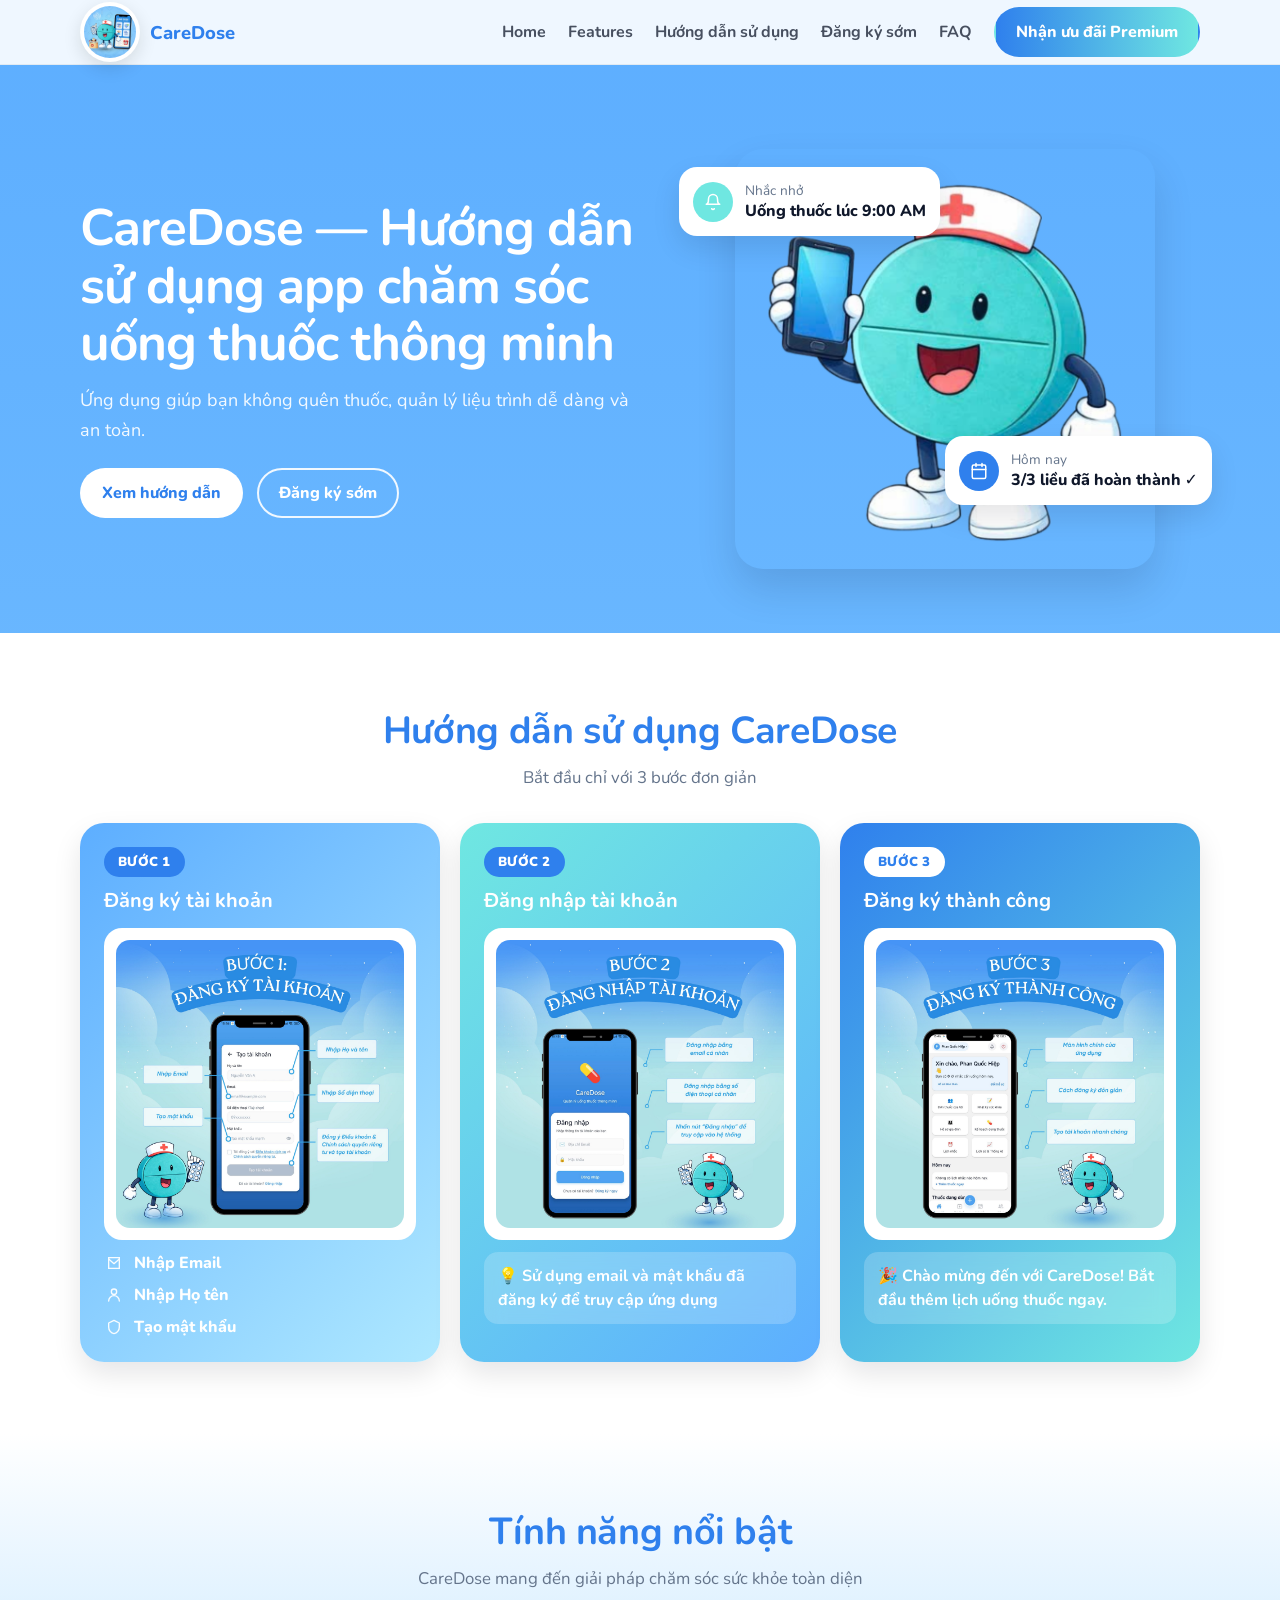
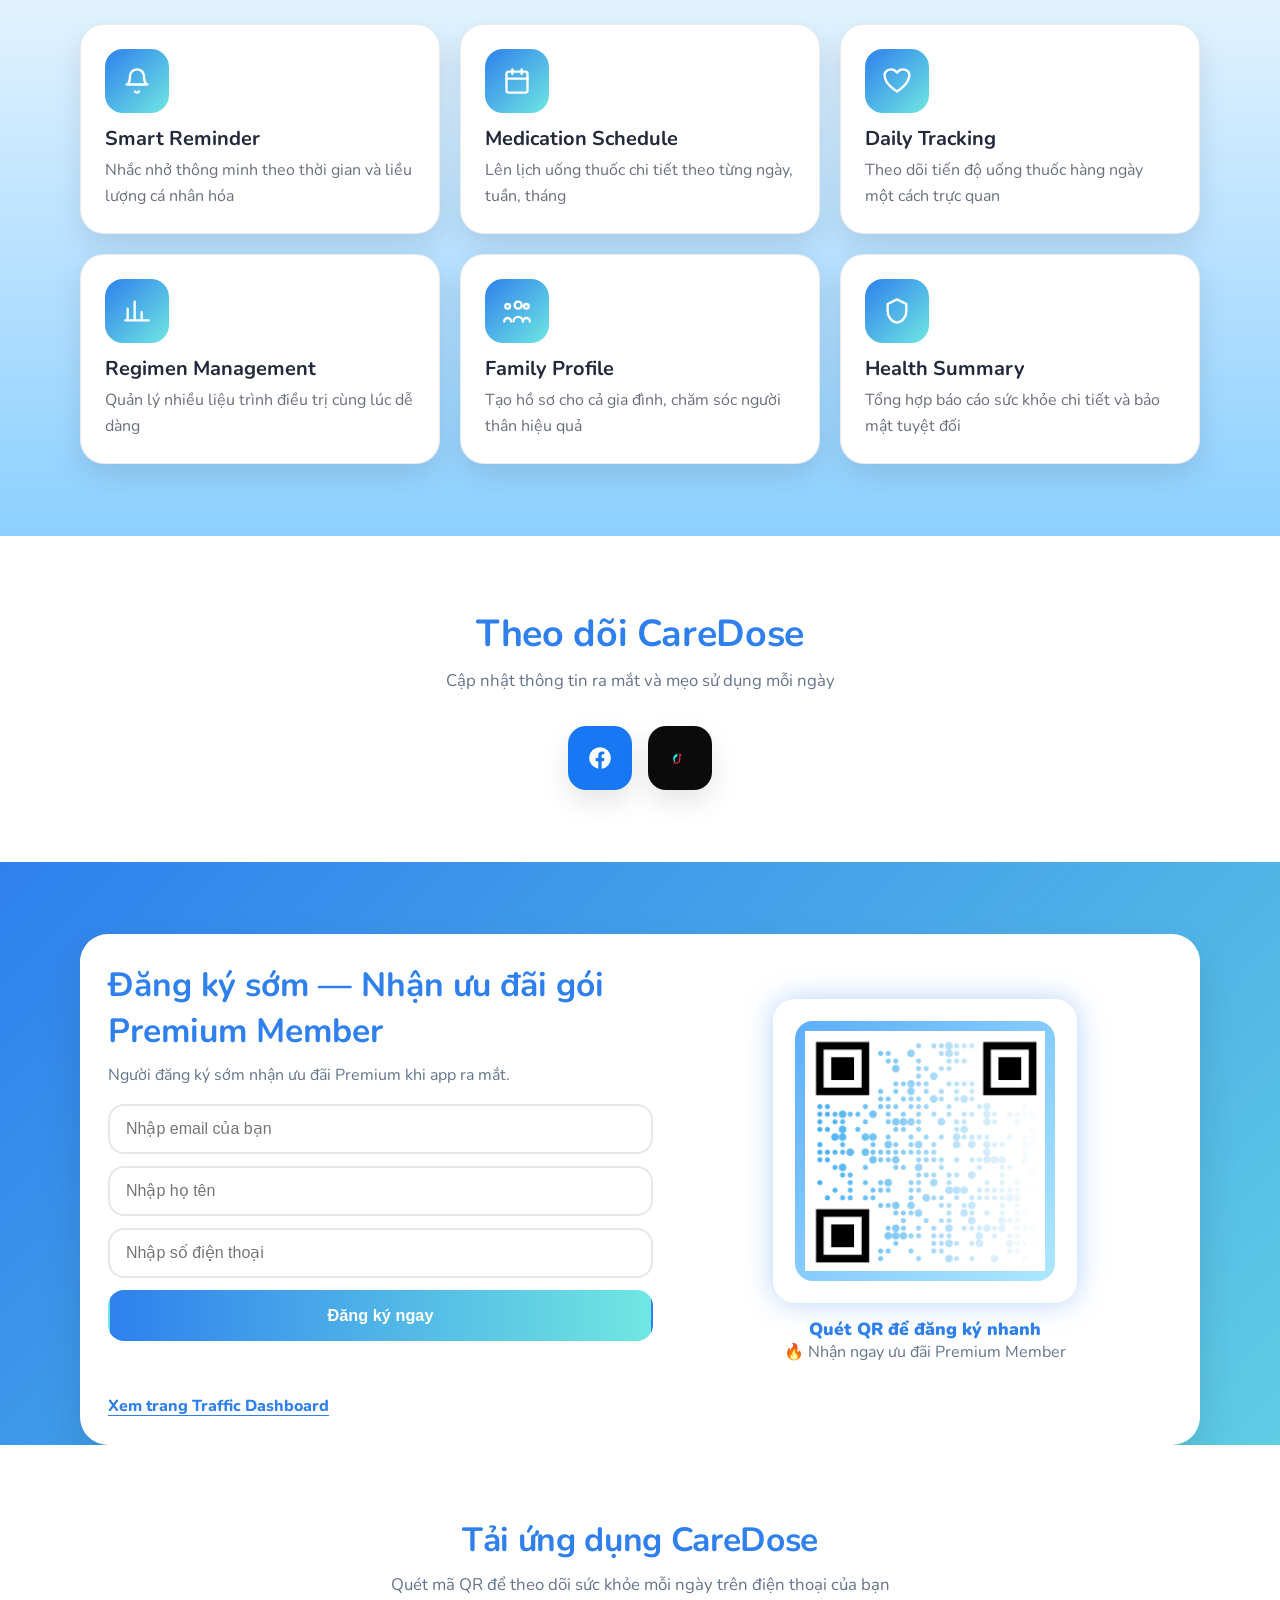
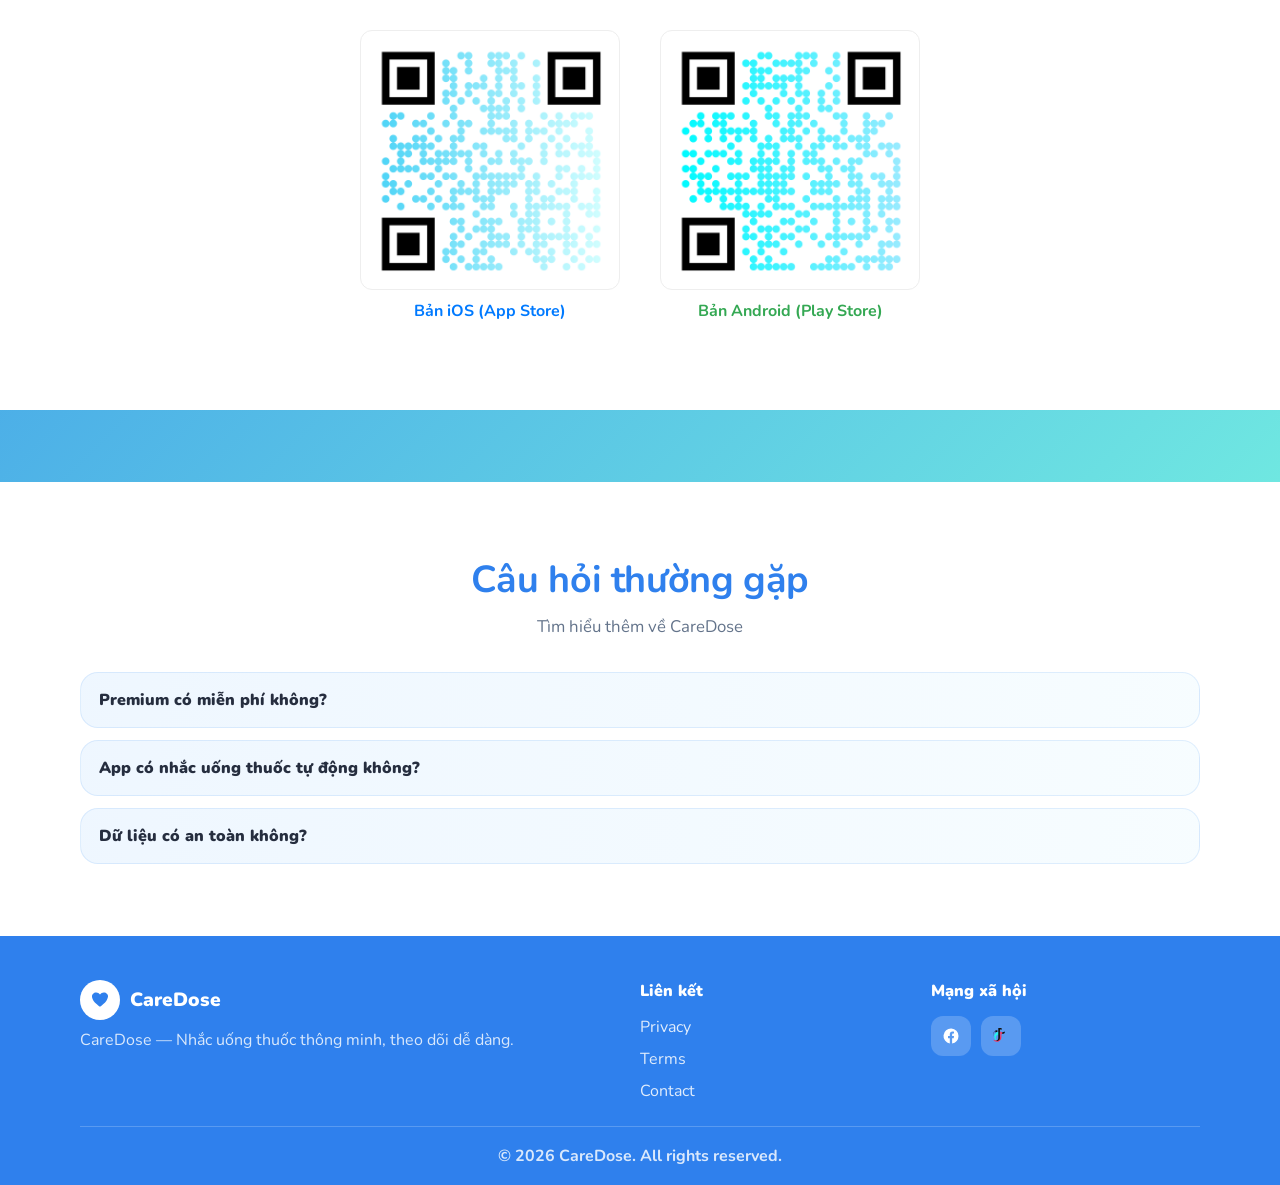
<file: index.html>
<!doctype html>
<html lang="vi">

<head>
  <meta charset="utf-8" />
  <meta name="viewport" content="width=device-width, initial-scale=1" />
  <title>CareDose - Ứng dụng tủ thuốc thông minh </title>

  <!-- Font -->
  <link rel="preconnect" href="https://fonts.googleapis.com">
  <link rel="preconnect" href="https://fonts.gstatic.com" crossorigin>
  <link href="https://fonts.googleapis.com/css2?family=Nunito:wght@400;600;700;800&display=swap" rel="stylesheet">

  <link rel="stylesheet" href="./styles.css" />

  <!-- (Optional) Privacy-friendly analytics (no DB on your side)
       Uncomment and set data-domain to your domain if you use Plausible.
  <script defer data-domain="caredose.app" src="https://plausible.io/js/script.js"></script>
  -->
</head>

<body>
  <div class="page-bg">
    <!-- Header / Navigation -->
    <header class="site-header" id="top">
      <nav class="container nav">
        <a class="brand" href="#home" aria-label="CareDose">
          <img class="brand-logo" src="./assets/logo.png" alt="CareDose logo" width="20" height="20" loading="lazy" />
          <span class="brand-name">CareDose</span>
        </a>

        <button class="nav-toggle" aria-label="Mở menu" aria-expanded="false" data-nav-toggle>
          <span class="nav-toggle-line"></span>
          <span class="nav-toggle-line"></span>
          <span class="nav-toggle-line"></span>
        </button>

        <div class="nav-links" data-nav-links>
          <a href="#home">Home</a>
          <a href="#features">Features</a>
          <a href="#guide">Hướng dẫn sử dụng</a>
          <a href="#register">Đăng ký sớm</a>
          <a href="#faq">FAQ</a>
          <a class="btn btn-primary btn-pill" href="#register">Nhận ưu đãi Premium</a>
        </div>
      </nav>
    </header>

    <main>
      <!-- Hero -->
      <section id="home" class="section hero">
        <div class="container grid-2 hero-grid">
          <div class="hero-copy">
            <h1>CareDose — Hướng dẫn sử dụng app chăm sóc uống thuốc thông minh</h1>
            <p class="lead">Ứng dụng giúp bạn không quên thuốc, quản lý liệu trình dễ dàng và an toàn.</p>
            <div class="hero-cta">
              <a class="btn btn-white btn-pill" href="#guide">Xem hướng dẫn</a>
              <a class="btn btn-outline-white btn-pill" href="#register">Đăng ký sớm</a>
            </div>
          </div>

          <div class="hero-visual">
            <div class="mascot-float">
              <img class="mascot" src="./assets/image.png" alt="CareDose Mascot" loading="lazy" />
            </div>

            <!-- Floating cards -->
            <div class="float-card float-card-left">
              <div class="icon-badge bg-secondary" aria-hidden="true">
                <!-- Bell -->
                <svg width="18" height="18" viewBox="0 0 24 24" fill="none">
                  <path d="M18 8a6 6 0 10-12 0c0 7-3 7-3 7h18s-3 0-3-7" stroke="currentColor" stroke-width="2"
                    stroke-linecap="round" stroke-linejoin="round" />
                  <path d="M13.7 21a2 2 0 01-3.4 0" stroke="currentColor" stroke-width="2" stroke-linecap="round" />
                </svg>
              </div>
              <div>
                <div class="muted small">Nhắc nhở</div>
                <div class="strong">Uống thuốc lúc 9:00 AM</div>
              </div>
            </div>

            <div class="float-card float-card-right">
              <div class="icon-badge bg-primary" aria-hidden="true">
                <!-- Calendar -->
                <svg width="18" height="18" viewBox="0 0 24 24" fill="none">
                  <rect x="3" y="4" width="18" height="18" rx="2" stroke="currentColor" stroke-width="2" />
                  <path d="M16 2v4M8 2v4M3 10h18" stroke="currentColor" stroke-width="2" stroke-linecap="round" />
                </svg>
              </div>
              <div>
                <div class="muted small">Hôm nay</div>
                <div class="strong">3/3 liều đã hoàn thành ✓</div>
              </div>
            </div>
          </div>
        </div>
      </section>

      <!-- Guide -->
      <section id="guide" class="section section-white">
        <div class="container">
          <header class="section-head center">
            <h2>Hướng dẫn sử dụng CareDose</h2>
            <p class="subhead">Bắt đầu chỉ với 3 bước đơn giản</p>
          </header>

          <div class="grid-3 cards">
            <article class="card card-grad grad-1">
              <div class="pill pill-primary">BƯỚC 1</div>
              <h3>Đăng ký tài khoản</h3>

              <div class="media">
                <img src="./assets/Register.png" alt="Màn hình đăng ký" loading="lazy" />
              </div>

              <ul class="checklist">
                <li>
                  <span class="mini-ic" aria-hidden="true">
                    <!-- Mail -->
                    <svg width="16" height="16" viewBox="0 0 24 24" fill="none">
                      <path d="M4 4h16v16H4V4z" stroke="currentColor" stroke-width="2" />
                      <path d="M4 6l8 7 8-7" stroke="currentColor" stroke-width="2" stroke-linecap="round"
                        stroke-linejoin="round" />
                    </svg>
                  </span>
                  Nhập Email
                </li>
                <li>
                  <span class="mini-ic" aria-hidden="true">
                    <!-- User -->
                    <svg width="16" height="16" viewBox="0 0 24 24" fill="none">
                      <path d="M20 21a8 8 0 10-16 0" stroke="currentColor" stroke-width="2" stroke-linecap="round" />
                      <circle cx="12" cy="7" r="4" stroke="currentColor" stroke-width="2" />
                    </svg>
                  </span>
                  Nhập Họ tên
                </li>
                <li>
                  <span class="mini-ic" aria-hidden="true">
                    <!-- Shield -->
                    <svg width="16" height="16" viewBox="0 0 24 24" fill="none">
                      <path d="M12 2l8 4v6c0 5-3.4 9.4-8 10-4.6-.6-8-5-8-10V6l8-4z" stroke="currentColor"
                        stroke-width="2" stroke-linejoin="round" />
                    </svg>
                  </span>
                  Tạo mật khẩu
                </li>
              </ul>
            </article>

            <article class="card card-grad grad-2">
              <div class="pill pill-primary">BƯỚC 2</div>
              <h3>Đăng nhập tài khoản</h3>

              <div class="media">
                <img src="./assets/Login.png" alt="Màn hình đăng nhập" loading="lazy" />
              </div>

              <div class="note note-white">
                💡 Sử dụng email và mật khẩu đã đăng ký để truy cập ứng dụng
              </div>
            </article>

            <article class="card card-grad grad-3">
              <div class="pill pill-white">BƯỚC 3</div>
              <h3>Đăng ký thành công</h3>

              <div class="media">
                <img src="./assets/Success.png" alt="Màn hình thành công" loading="lazy" />
              </div>

              <div class="note note-white">
                🎉 Chào mừng đến với CareDose! Bắt đầu thêm lịch uống thuốc ngay.
              </div>
            </article>
          </div>
        </div>
      </section>

      <!-- Features -->
      <section id="features" class="section section-soft">
        <div class="container">
          <header class="section-head center">
            <h2>Tính năng nổi bật</h2>
            <p class="subhead">CareDose mang đến giải pháp chăm sóc sức khỏe toàn diện</p>
          </header>

          <div class="grid-3 cards features">
            <article class="card plain">
              <div class="feature-ic">
                <!-- Bell -->
                <svg width="28" height="28" viewBox="0 0 24 24" fill="none">
                  <path d="M18 8a6 6 0 10-12 0c0 7-3 7-3 7h18s-3 0-3-7" stroke="currentColor" stroke-width="2"
                    stroke-linecap="round" stroke-linejoin="round" />
                  <path d="M13.7 21a2 2 0 01-3.4 0" stroke="currentColor" stroke-width="2" stroke-linecap="round" />
                </svg>
              </div>
              <h3>Smart Reminder</h3>
              <p>Nhắc nhở thông minh theo thời gian và liều lượng cá nhân hóa</p>
            </article>

            <article class="card plain">
              <div class="feature-ic">
                <!-- Calendar -->
                <svg width="28" height="28" viewBox="0 0 24 24" fill="none">
                  <rect x="3" y="4" width="18" height="18" rx="2" stroke="currentColor" stroke-width="2" />
                  <path d="M16 2v4M8 2v4M3 10h18" stroke="currentColor" stroke-width="2" stroke-linecap="round" />
                </svg>
              </div>
              <h3>Medication Schedule</h3>
              <p>Lên lịch uống thuốc chi tiết theo từng ngày, tuần, tháng</p>
            </article>

            <article class="card plain">
              <div class="feature-ic">
                <!-- Heart -->
                <svg width="28" height="28" viewBox="0 0 24 24" fill="none">
                  <path
                    d="M12 21s-7-4.6-9.3-9C.9 8 .9 5.8 2.2 4.2 3.5 2.6 5.4 2 7 2c2.1 0 3.7 1.1 5 2.6C13.3 3.1 14.9 2 17 2c1.6 0 3.5.6 4.8 2.2 1.3 1.6 1.3 3.8-.7 7.8C19 16.4 12 21 12 21z"
                    stroke="currentColor" stroke-width="2" fill="none" />
                </svg>
              </div>
              <h3>Daily Tracking</h3>
              <p>Theo dõi tiến độ uống thuốc hàng ngày một cách trực quan</p>
            </article>

            <article class="card plain">
              <div class="feature-ic">
                <!-- Bar chart -->
                <svg width="28" height="28" viewBox="0 0 24 24" fill="none">
                  <path d="M4 20V10M10 20V4M16 20v-7M22 20H2" stroke="currentColor" stroke-width="2"
                    stroke-linecap="round" />
                </svg>
              </div>
              <h3>Regimen Management</h3>
              <p>Quản lý nhiều liệu trình điều trị cùng lúc dễ dàng</p>
            </article>

            <article class="card plain">
              <div class="feature-ic">
                <!-- Users -->
                <svg width="28" height="28" viewBox="0 0 24 24" fill="none">
                  <path d="M17 21a4 4 0 00-8 0" stroke="currentColor" stroke-width="2" stroke-linecap="round" />
                  <circle cx="13" cy="7" r="3" stroke="currentColor" stroke-width="2" />
                  <path d="M23 21a3 3 0 00-6 0" stroke="currentColor" stroke-width="2" stroke-linecap="round" />
                  <circle cx="20" cy="8" r="2" stroke="currentColor" stroke-width="2" />
                  <path d="M1 21a3 3 0 016 0" stroke="currentColor" stroke-width="2" stroke-linecap="round" />
                  <circle cx="4" cy="8" r="2" stroke="currentColor" stroke-width="2" />
                </svg>
              </div>
              <h3>Family Profile</h3>
              <p>Tạo hồ sơ cho cả gia đình, chăm sóc người thân hiệu quả</p>
            </article>

            <article class="card plain">
              <div class="feature-ic">
                <!-- Shield -->
                <svg width="28" height="28" viewBox="0 0 24 24" fill="none">
                  <path d="M12 2l8 4v6c0 5-3.4 9.4-8 10-4.6-.6-8-5-8-10V6l8-4z" stroke="currentColor" stroke-width="2"
                    stroke-linejoin="round" />
                </svg>
              </div>
              <h3>Health Summary</h3>
              <p>Tổng hợp báo cáo sức khỏe chi tiết và bảo mật tuyệt đối</p>
            </article>
          </div>
        </div>
      </section>

      <!-- Social -->
      <section class="section section-white">
        <div class="container center">
          <header class="section-head center">
            <h2>Theo dõi CareDose</h2>
            <p class="subhead">Cập nhật thông tin ra mắt và mẹo sử dụng mỗi ngày</p>
          </header>

          <div class="social-row">
            <a class="social-btn facebook" href="https://www.facebook.com/profile.php?id=61586866198376" target="_blank"
              rel="noopener">
              <!-- Facebook -->
              <svg width="26" height="26" viewBox="0 0 24 24" fill="currentColor" aria-hidden="true">
                <path
                  d="M22 12a10 10 0 10-11.6 9.9v-7H8v-3h2.4V9.8c0-2.4 1.4-3.7 3.6-3.7 1 0 2 .2 2 .2v2.2h-1.1c-1.1 0-1.4.7-1.4 1.4V12H16l-.4 3h-2.1v7A10 10 0 0022 12z" />
              </svg>
              <span class="sr-only">Facebook</span>
            </a>

            <a class="social-btn tiktok" href="https://www.tiktok.com/@caredose.vn" target="_blank" rel="noopener">
              <!-- Simple TikTok-ish icon (placeholder) -->
              <svg class="icon-tiktok" width="26" height="26" viewBox="0 0 48 48" aria-hidden="true" role="img">
                <!-- Cyan shadow -->
                <path fill="#25F4EE"
                  d="M20.6 19.2v-2.3c-1.6-.2-3.2.1-4.6.8-2.8 1.4-4.6 4.2-4.6 7.3 0 4.6 3.7 8.3 8.3 8.3 1.3 0 2.6-.3 3.7-.9-2.2 1.5-5.3 1.3-7.3-.6-1.2-1.1-1.9-2.7-1.9-4.4 0-2.3 1.3-4.4 3.4-5.5 1-.5 2-.7 3-.7z" />
                <!-- Pink shadow -->
                <path fill="#FE2C55"
                  d="M21.8 18.2c1 1.2 2.7 2 4.5 2v-3.1c-.3 0-.7-.1-1-.2-1-.3-1.9-1-2.5-1.8v8.9c0 4.6-3.7 8.3-8.3 8.3-1.8 0-3.5-.6-4.9-1.5 1.5 2.2 4 3.7 6.8 3.7 4.6 0 8.3-3.7 8.3-8.3V18.2z" />
                <!-- Main (black) -->
                <path fill="#111111"
                  d="M26.3 17.1v3.1c1.7 0 3.3-.6 4.6-1.6v-3c-1.2 1-2.8 1.5-4.6 1.5zm-9.7 16.2c3 0 5.4-2.4 5.4-5.4V12h3.9c-.2-1-.7-1.9-1.4-2.6H19v18.5c0 3-2.4 5.4-5.4 5.4-.9 0-1.8-.2-2.6-.6 1 .4 2 .6 3 .6zM13.6 17.7c1.1-.7 2.4-1 3.7-.9v-3.2c-.3 0-.6 0-1 0-1.7.2-3.3.9-4.5 2-1.3 1.3-2.1 3-2.1 4.9 0 1.8.7 3.5 1.9 4.7-1-1.2-1.6-2.7-1.6-4.3 0-1.8.7-3.5 2.1-4.8.5-.5 1-.9 1.5-1.2z" />
              </svg>
              <span class="sr-only">TikTok</span>
            </a>
          </div>
        </div>
      </section>

      <!-- Register -->
      <section id="register" class="section register">
        <div class="container">
          <div class="register-card">
            <div class="grid-2 register-grid">
              <!-- Form -->
              <div>
                <h2>Đăng ký sớm — Nhận ưu đãi gói Premium Member</h2>
                <p class="muted">Người đăng ký sớm nhận ưu đãi Premium khi app ra mắt.</p>

                <form class="form" id="early-access-form"
                  action="https://docs.google.com/forms/d/e/1FAIpQLSfu0Jbq9fdVAt8jFWek8ZQa8v-bnIWxpUGTrPpAvJa66lcMtQ/formResponse"
                  method="POST" target="hidden_iframe">
                  <label class="field">
                    <input type="email" name="entry.1506093864" placeholder="Nhập email của bạn" required>
                  </label>

                  <label class="field">
                    <input type="text" name="entry.870572289" placeholder="Nhập họ tên" required>
                  </label>
                  <label class="field">
                    <input type="text" name="entry.833269098" placeholder="Nhập số điện thoại " required>
                  </label>

                  <button id="early-access-btn" type="submit" class="btn btn-primary btn-lg">Đăng ký ngay</button>
                  <p class="tiny muted" id="early-access-msg" style="margin-top:10px;"></p>
                </form>

                <iframe id="hidden_iframe" name="hidden_iframe" style="display:none;"></iframe>

                <div class="mini-links">
                  <a class="mini-link" href="./analytics.html">Xem trang Traffic Dashboard</a>
                </div>
              </div>

              <!-- QR -->
              <div class="qr-wrap">
                <div class="qr-card" aria-label="QR đăng ký sớm">
                  <div class="qr-bg">
                    <!-- <div class="qr-grid" id="qr-grid" aria-hidden="true"></div> -->
                    <img class="qr-img" src="./assets/CareDose Premium member.png" alt="QR đăng ký Google Form">

                  </div>
                </div>

                <div class="qr-caption">
                  <div class="qr-title">Quét QR để đăng ký nhanh</div>
                  <div class="muted">🔥 Nhận ngay ưu đãi Premium Member</div>
                </div>
              </div>
            </div>
          </div>
        </div>

        <section class="section section-white">
          <div class="container center">
            <header class="section-head center">
              <h2>Tải ứng dụng CareDose</h2>
              <p class="subhead">Quét mã QR để theo dõi sức khỏe mỗi ngày trên điện thoại của bạn</p>
            </header>

            <div class="qr-row"
              style="display: flex; justify-content: center; gap: 40px; margin-top: 20px; flex-wrap: wrap;">

              <div class="qr-item" style="text-align: center;">
                <a href="URL_TAI_APP_STORE" target="_blank" rel="noopener">
                  <img src="assets/QR_IOS.png" alt="Tải CareDose trên App Store" width="260" height="260"
                    style="border: 1px solid #eee; border-radius: 12px; padding: 10px;">
                </a>
                <p style="margin-top: 10px; font-weight: bold; color: #007AFF;">Bản iOS (App Store)</p>
              </div>

              <div class="qr-item" style="text-align: center;">
                <a href="URL_TAI_GOOGLE_PLAY" target="_blank" rel="noopener">
                  <img src="assets/QR_AN.png" alt="Tải CareDose trên Google Play" width="260" height="260"
                    style="border: 1px solid #eee; border-radius: 12px; padding: 10px;">
                </a>
                <p style="margin-top: 10px; font-weight: bold; color: #34A853;">Bản Android (Play Store)</p>
              </div>

            </div>
          </div>
        </section>

        <script>
          (function () {
            const form = document.getElementById("early-access-form");
            const iframe = document.getElementById("hidden_iframe");
            const msg = document.getElementById("early-access-msg");
            const btn = document.getElementById("early-access-btn");

            let submitted = false;

            form.addEventListener("submit", function () {
              submitted = true;
              msg.textContent = "⏳ Đang gửi đăng ký...";
              btn.disabled = true;
            });

            iframe.addEventListener("load", function () {
              if (!submitted) return; // bỏ qua lần load đầu
              submitted = false;

              msg.textContent = "✅ Đã gửi đăng ký! Cảm ơn bạn.";
              btn.disabled = false;
              form.reset();
            });
          })();
        </script>
      </section>

      <!-- FAQ -->
      <section id="faq" class="section section-white">
        <div class="container">
          <header class="section-head center">
            <h2>Câu hỏi thường gặp</h2>
            <p class="subhead">Tìm hiểu thêm về CareDose</p>
          </header>

          <div class="faq" data-faq>

            <details class="faq-item">
              <summary>Premium có miễn phí không?</summary>
              <div class="faq-body">
                Hiện tại, chúng tôi đang có chương trình <strong>ưu đãi đặc biệt</strong> dành cho những người đăng ký
                sớm:
                <ul>
                  <li>Gói 6 tháng: <strong>550.000 VNĐ</strong></li>
                  <li>Gói 12 tháng: <strong>1.000.000 VNĐ</strong></li>
                </ul>
                Đăng ký ngay hôm nay để tiết kiệm chi phí và trải nghiệm đầy đủ các tính năng cao cấp!
              </div>
            </details>

            <details class="faq-item">
              <summary>App có nhắc uống thuốc tự động không?</summary>
              <div class="faq-body">
                Có! CareDose có hệ thống nhắc nhở thông minh với thông báo đẩy, âm thanh tùy chỉnh, và có thể tích hợp
                smartwatch để đảm bảo bạn không bỏ lỡ liều thuốc.
              </div>
            </details>

            <details class="faq-item">
              <summary>Dữ liệu có an toàn không?</summary>
              <div class="faq-body">
                Dữ liệu được mã hóa và tuân thủ nghiêm ngặt các quy định bảo mật thông tin sức khỏe (bạn có thể mô tả
                chuẩn bạn dùng trong phần Privacy/Terms).
              </div>
            </details>
          </div>
        </div>
      </section>
    </main>

    <!-- Footer -->
    <footer class="footer">
      <div class="container footer-grid">
        <div class="footer-brand">
          <div class="brand-row">
            <span class="brand-mark footer-mark" aria-hidden="true">
              <svg width="18" height="18" viewBox="0 0 24 24" fill="none">
                <path
                  d="M12 21s-7-4.6-9.3-9C.9 8 .9 5.8 2.2 4.2 3.5 2.6 5.4 2 7 2c2.1 0 3.7 1.1 5 2.6C13.3 3.1 14.9 2 17 2c1.6 0 3.5.6 4.8 2.2 1.3 1.6 1.3 3.8-.7 7.8C19 16.4 12 21 12 21z"
                  fill="currentColor" />
              </svg>
            </span>
            <span class="footer-title">CareDose</span>
          </div>
          <p class="muted footer-desc">CareDose — Nhắc uống thuốc thông minh, theo dõi dễ dàng.</p>
        </div>

        <div class="footer-col">
          <div class="footer-head">Liên kết</div>
          <a href="#" class="footer-link">Privacy</a>
          <a href="#" class="footer-link">Terms</a>
          <a href="#" class="footer-link">Contact</a>
        </div>

        <div class="footer-col">
          <div class="footer-head">Mạng xã hội</div>
          <div class="footer-social">
            <a class="footer-social-btn" href="https://www.facebook.com/profile.php?id=61586866198376" target="_blank"
              rel="noopener" aria-label="Facebook">
              <svg width="18" height="18" viewBox="0 0 24 24" fill="currentColor" aria-hidden="true">
                <path
                  d="M22 12a10 10 0 10-11.6 9.9v-7H8v-3h2.4V9.8c0-2.4 1.4-3.7 3.6-3.7 1 0 2 .2 2 .2v2.2h-1.1c-1.1 0-1.4.7-1.4 1.4V12H16l-.4 3h-2.1v7A10 10 0 0022 12z" />
              </svg>
            </a>
            <a class="footer-social-btn" href="https://www.tiktok.com/@caredose.vn" target="_blank" rel="noopener"
              aria-label="TikTok">
              <svg class="icon-tiktok" width="26" height="26" viewBox="0 0 48 48" aria-hidden="true" role="img">
                <!-- Cyan shadow -->
                <path fill="#25F4EE"
                  d="M20.6 19.2v-2.3c-1.6-.2-3.2.1-4.6.8-2.8 1.4-4.6 4.2-4.6 7.3 0 4.6 3.7 8.3 8.3 8.3 1.3 0 2.6-.3 3.7-.9-2.2 1.5-5.3 1.3-7.3-.6-1.2-1.1-1.9-2.7-1.9-4.4 0-2.3 1.3-4.4 3.4-5.5 1-.5 2-.7 3-.7z" />
                <!-- Pink shadow -->
                <path fill="#FE2C55"
                  d="M21.8 18.2c1 1.2 2.7 2 4.5 2v-3.1c-.3 0-.7-.1-1-.2-1-.3-1.9-1-2.5-1.8v8.9c0 4.6-3.7 8.3-8.3 8.3-1.8 0-3.5-.6-4.9-1.5 1.5 2.2 4 3.7 6.8 3.7 4.6 0 8.3-3.7 8.3-8.3V18.2z" />
                <!-- Main (black) -->
                <path fill="#111111"
                  d="M26.3 17.1v3.1c1.7 0 3.3-.6 4.6-1.6v-3c-1.2 1-2.8 1.5-4.6 1.5zm-9.7 16.2c3 0 5.4-2.4 5.4-5.4V12h3.9c-.2-1-.7-1.9-1.4-2.6H19v18.5c0 3-2.4 5.4-5.4 5.4-.9 0-1.8-.2-2.6-.6 1 .4 2 .6 3 .6zM13.6 17.7c1.1-.7 2.4-1 3.7-.9v-3.2c-.3 0-.6 0-1 0-1.7.2-3.3.9-4.5 2-1.3 1.3-2.1 3-2.1 4.9 0 1.8.7 3.5 1.9 4.7-1-1.2-1.6-2.7-1.6-4.3 0-1.8.7-3.5 2.1-4.8.5-.5 1-.9 1.5-1.2z" />
              </svg>
            </a>
          </div>
        </div>
      </div>

      <div class="container footer-bottom">
        © 2026 CareDose. All rights reserved.
      </div>
    </footer>
  </div>

  <script src="./script.js"></script>
</body>

</html>
</file>
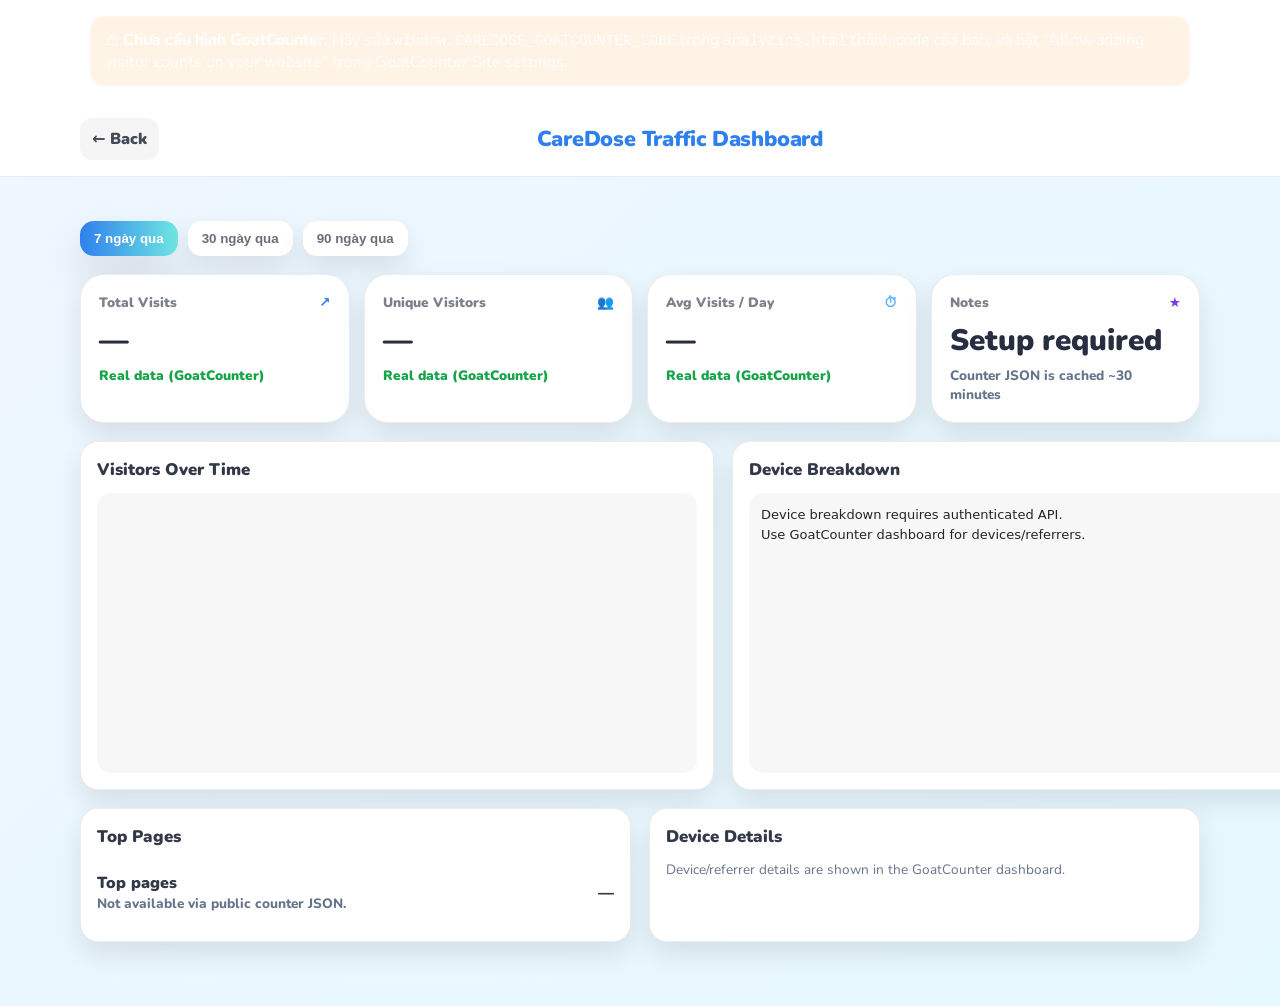
<file: analytics.html>
<!doctype html>
<html lang="vi">

<head>
  <meta charset="utf-8" />
  <meta name="viewport" content="width=device-width, initial-scale=1" />
  <title>CareDose — Traffic Dashboard</title>

  <link rel="preconnect" href="https://fonts.googleapis.com">
  <link rel="preconnect" href="https://fonts.gstatic.com" crossorigin>
  <link href="https://fonts.googleapis.com/css2?family=Nunito:wght@400;600;700;800&display=swap" rel="stylesheet">

  <link rel="stylesheet" href="./styles.css" />
  <style>
    /* Extra styles specific to analytics page */
    .dash-bg {
      min-height: 100vh;
      background: linear-gradient(135deg, rgba(93, 174, 255, .10), rgba(174, 232, 255, .30));
    }

    .dash-header {
      background: #fff;
      border-bottom: 1px solid rgba(15, 23, 42, .08);
    }

    .dash-top {
      display: flex;
      align-items: center;
      justify-content: space-between;
      padding: 16px 0;
      gap: 14px;
    }

    .back {
      display: inline-flex;
      align-items: center;
      gap: 10px;
      padding: 10px 12px;
      border-radius: 12px;
      background: rgba(15, 23, 42, .04);
      font-weight: 900;
      color: rgba(15, 23, 42, .78);
    }

    .back:hover {
      background: rgba(15, 23, 42, .06);
    }

    .dash-title h1 {
      margin: 0;
      font-size: 1.35rem;
      font-weight: 900;
      color: var(--primary);
      letter-spacing: -0.01em;
    }

    .dash-title p {
      margin: 4px 0 0;
      color: rgba(15, 23, 42, .60);
      font-weight: 700;
      font-size: .92rem;
    }

    .filters {
      display: flex;
      gap: 10px;
      flex-wrap: wrap;
      margin: 22px 0 18px;
    }

    .chip {
      border: 0;
      padding: 10px 14px;
      border-radius: 14px;
      background: #fff;
      font-weight: 900;
      color: rgba(15, 23, 42, .62);
      cursor: pointer;
      box-shadow: var(--shadow-soft);
    }

    .chip.is-active {
      color: #fff;
      background: linear-gradient(90deg, var(--primary), var(--secondary));
      box-shadow: var(--shadow);
    }

    .kpi {
      display: grid;
      grid-template-columns: repeat(4, 1fr);
      gap: 14px;
      margin-bottom: 18px;
    }

    .kpi .card {
      padding: 18px;
      background: #fff;
    }

    .kpi .label {
      font-size: .85rem;
      color: rgba(15, 23, 42, .55);
      font-weight: 900;
      margin-bottom: 8px;
      display: flex;
      align-items: center;
      justify-content: space-between;
      gap: 10px;
    }

    .kpi .value {
      font-size: 1.85rem;
      font-weight: 900;
      color: rgba(15, 23, 42, .9);
    }

    .kpi .delta {
      color: #16a34a;
      font-weight: 900;
      font-size: .85rem;
      margin-top: 6px;
    }

    @media (max-width: 1000px) {
      .kpi {
        grid-template-columns: 1fr 1fr;
      }
    }

    @media (max-width: 560px) {
      .kpi {
        grid-template-columns: 1fr;
      }
    }

    .dash-grid {
      display: grid;
      grid-template-columns: 1fr 1fr;
      gap: 18px;
    }

    @media (max-width: 1000px) {
      .dash-grid {
        grid-template-columns: 1fr;
      }
    }

    .chart {
      background: #fff;
      border-radius: 18px;
      border: 1px solid rgba(15, 23, 42, .08);
      box-shadow: var(--shadow-soft);
      padding: 16px;
    }

    .chart h3 {
      margin: 0 0 12px;
      font-size: 1.05rem;
      font-weight: 900;
      color: rgba(15, 23, 42, .86);
    }

    .svg-wrap {
      width: 100%;
      height: 280px;
      border-radius: 14px;
      background: rgba(15, 23, 42, .03);
      overflow: hidden;
      display: grid;
      place-items: center;
    }

    .note-info {
      margin-top: 18px;
      border-radius: 18px;
      border: 2px solid rgba(47, 128, 237, .18);
      background: linear-gradient(90deg, rgba(93, 174, 255, .20), rgba(174, 232, 255, .20));
      padding: 14px 16px;
      font-weight: 800;
      color: rgba(15, 23, 42, .72);
      text-align: center;
    }

    .table {
      background: #fff;
      border-radius: 18px;
      border: 1px solid rgba(15, 23, 42, .08);
      box-shadow: var(--shadow-soft);
      padding: 16px;
    }

    .table h3 {
      margin: 0 0 12px;
      font-size: 1.05rem;
      font-weight: 900;
      color: rgba(15, 23, 42, .86);
    }

    .row {
      display: flex;
      align-items: center;
      justify-content: space-between;
      gap: 12px;
      padding: 10px 0;
      border-top: 1px solid rgba(15, 23, 42, .06);
    }

    .row:first-of-type {
      border-top: 0;
    }

    .bar {
      height: 8px;
      background: rgba(15, 23, 42, .12);
      border-radius: 999px;
      overflow: hidden;
      margin-top: 6px;
    }

    .bar>div {
      height: 100%;
      border-radius: 999px;
      background: linear-gradient(90deg, var(--primary), var(--secondary));
      width: 0%;
      transition: width .25s ease;
    }

    .path {
      font-weight: 900;
      color: rgba(15, 23, 42, .86);
    }

    .meta {
      text-align: right;
      min-width: 82px;
    }

    .meta .n {
      font-weight: 900;
      color: rgba(15, 23, 42, .86);
    }

    .meta .p {
      font-size: .85rem;
      color: rgba(15, 23, 42, .52);
      font-weight: 900;
    }
  </style>

  <!-- (Optional) If you use a hosted analytics provider (Plausible/Umami/GoatCounter),
       you can call their API from analytics.js and populate values dynamically.
  -->

  <!-- GoatCounter tracking (real traffic) -->
  <!-- 1) Create a site at https://goatcounter.com and note your CODE (e.g. "mycaredose") -->
  <!-- 2) Replace YOUR_GOATCOUNTER_CODE below -->
  <script>
    // IMPORTANT: replace this with your GoatCounter code (subdomain)
    window.CAREDOSE_GOATCOUNTER_CODE = "caredose";
    // Optional: if you track multiple domains/sites, you can override endpoint:
    // window.goatcounter = { endpoint: "https://YOUR_GOATCOUNTER_CODE.goatcounter.com/count" };
  </script>
  <script data-goatcounter="https://caredose.goatcounter.com/count" async src="https://gc.zgo.at/count.js"></script>

</head>

<body>

  <div id="gcBanner"
    style="display:none; margin:16px auto; max-width:1100px; padding:12px 14px; border-radius:14px; border:1px solid rgba(255,255,255,.18); background: rgba(255,153,51,.12); color:#fff;">
    <strong>⚠️ Chưa cấu hình GoatCounter.</strong>
    <span style="opacity:.9">Hãy sửa <code>window.CAREDOSE_GOATCOUNTER_CODE</code> trong <code>analytics.html</code>
      thành code của bạn, và bật “Allow adding visitor counts on your website” trong GoatCounter Site settings.</span>
  </div>

  <div class="dash-bg">
    <header class="dash-header">
      <div class="container dash-top">
        <a class="back" href="./index.html" aria-label="Quay về landing page">
          ← Back
        </a>
        <div class="dash-title">
          <h1>CareDose Traffic Dashboard <span id="loading"
              style="display:none; font-size:12px; padding:6px 10px; margin-left:10px; border-radius:999px; border:1px solid rgba(255,255,255,.15); background: rgba(255,255,255,.06);">Loading
              real data…</span></h1>
        </div>
        <div></div>
      </div>
    </header>

    <div class="container" style="padding: 22px 0 64px;">
      <div class="filters" id="filters">
        <button class="chip is-active" data-range="7">7 ngày qua</button>
        <button class="chip" data-range="30">30 ngày qua</button>
        <button class="chip" data-range="90">90 ngày qua</button>
      </div>

      <section class="kpi" aria-label="Chỉ số KPI">
        <div class="card">
          <div class="label">
            <span>Total Visits</span>
            <span style="color:var(--primary); font-weight:900;">↗</span>
          </div>
          <div class="value" id="kpi-total">—</div>
          <div class="delta">Real data (GoatCounter)</div>
        </div>

        <div class="card">
          <div class="label">
            <span>Unique Visitors</span>
            <span style="color:var(--secondary); font-weight:900;">👥</span>
          </div>
          <div class="value" id="kpi-unique">—</div>
          <div class="delta">Real data (GoatCounter)</div>
        </div>

        <div class="card">
          <div class="label">
            <span>Avg Visits / Day</span>
            <span style="color:var(--sky); font-weight:900;">⏱</span>
          </div>
          <div class="value" id="kpi-time">—</div>
          <div class="delta">Real data (GoatCounter)</div>
        </div>

        <div class="card">
          <div class="label">
            <span>Notes</span>
            <span style="color:#7c3aed; font-weight:900;">★</span>
          </div>
          <div class="value" id="kpi-ref">—</div>
          <div class="muted small" style="margin-top:6px; font-weight:800;">Counter JSON is cached ~30 minutes</div>
        </div>
      </section>

      <section class="dash-grid" aria-label="Biểu đồ">
        <div class="chart">
          <h3>Visitors Over Time</h3>
          <div class="svg-wrap">
            <canvas id="lineChart" width="600" height="280" aria-label="Line chart"></canvas>
          </div>
        </div>

        <div class="chart">
          <h3>Device Breakdown</h3>
          <div class="svg-wrap">
            <canvas id="barChart" width="600" height="280" aria-label="Bar chart"></canvas>
          </div>
        </div>
      </section>

      <section class="dash-grid" aria-label="Bảng thống kê" style="margin-top:18px;">
        <div class="table">
          <h3>Top Pages</h3>
          <div id="topPages"></div>
        </div>

        <div class="table">
          <h3>Device Details</h3>
          <div id="deviceDetails"></div>
        </div>
      </section>
    </div>
  </div>

  <script src="./analytics.js"></script>
</body>

</html>
</file>
<file: styles.css>
:root {
  --primary: #2F80ED;
  --secondary: #6FE7E1;
  --sky: #5DAEFF;
  --light: #AEE8FF;

  --text: #0f172a;
  --muted: #64748b;
  --card: #ffffff;

  --radius-xl: 24px;
  --radius-lg: 18px;

  --shadow: 0 20px 40px rgba(2, 6, 23, .12);
  --shadow-soft: 0 12px 28px rgba(2, 6, 23, .10);

  --container: 1120px;
}

* {
  box-sizing: border-box;
}

html,
body {
  height: 100%;
}

body {
  margin: 0;
  font-family: "Nunito", system-ui, -apple-system, Segoe UI, Roboto, Arial, sans-serif;
  color: var(--text);
}

a {
  color: inherit;
  text-decoration: none;
}

img {
  max-width: 100%;
  display: block;
}

code {
  font-family: ui-monospace, SFMono-Regular, Menlo, Monaco, Consolas, "Liberation Mono", "Courier New", monospace;
  font-size: .92em;
}

.page-bg {
  min-height: 100vh;
  background: linear-gradient(180deg, var(--sky), var(--light));
}

/* Utils */
.container {
  width: min(var(--container), calc(100% - 32px));
  margin-inline: auto;
}

.section {
  padding: 72px 0;
}

.section-white {
  background: #fff;
}

.section-soft {
  background: linear-gradient(180deg, #fff, rgba(174, 232, 255, .20));
}

.center {
  text-align: center;
}

.muted {
  color: var(--muted);
}

.small {
  font-size: .85rem;
}

.tiny {
  font-size: .78rem;
}

.strong {
  font-weight: 800;
}

.lead {
  font-size: 1.125rem;
  line-height: 1.65;
  color: rgba(255, 255, 255, .92);
}

.grid-2 {
  display: grid;
  grid-template-columns: 1.05fr .95fr;
  gap: 48px;
}

.grid-3 {
  display: grid;
  grid-template-columns: repeat(3, 1fr);
  gap: 20px;
}

@media (max-width: 900px) {
  .grid-2 {
    grid-template-columns: 1fr;
    gap: 28px;
  }

  .grid-3 {
    grid-template-columns: 1fr;
  }

  .section {
    padding: 56px 0;
  }
}

/* Header */
.site-header {
  position: sticky;
  top: 0;
  z-index: 50;
  background: rgba(255, 255, 255, .90);
  backdrop-filter: blur(10px);
  border-bottom: 1px solid rgba(15, 23, 42, .06);
}

.nav {
  display: flex;
  align-items: center;
  justify-content: space-between;
  height: 64px;
}

.brand {
  display: flex;
  gap: 10px;
  align-items: center;
  font-weight: 800;
}

.brand-mark {
  width: 40px;
  height: 40px;
  border-radius: 999px;
  background: linear-gradient(135deg, var(--primary), var(--secondary));
  color: #fff;
  display: grid;
  place-items: center;
}

.brand-name {
  font-size: 1.15rem;
  color: var(--primary);
}

.nav-links {
  display: flex;
  align-items: center;
  gap: 22px;
  font-weight: 700;
  color: rgba(15, 23, 42, .75);
}

.nav-links a:hover {
  color: var(--primary);
}

.nav-toggle {
  display: none;
  background: transparent;
  border: 0;
  padding: 10px;
  border-radius: 12px;
}

.nav-toggle:focus {
  outline: 2px solid rgba(47, 128, 237, .35);
  outline-offset: 2px;
}

.nav-toggle-line {
  display: block;
  width: 22px;
  height: 2px;
  background: rgba(15, 23, 42, .65);
  margin: 5px 0;
  border-radius: 6px;
}

@media (max-width: 900px) {
  .nav-toggle {
    display: block;
  }

  .nav-links {
    display: none;
    position: absolute;
    left: 16px;
    right: 16px;
    top: 72px;
    background: rgba(255, 255, 255, .96);
    border: 1px solid rgba(15, 23, 42, .08);
    border-radius: 18px;
    padding: 14px;
    flex-direction: column;
    align-items: stretch;
    gap: 12px;
    box-shadow: var(--shadow-soft);
  }

  .nav-links.is-open {
    display: flex;
  }

  .nav-links a {
    padding: 10px 10px;
    border-radius: 12px;
  }

  .nav-links a:hover {
    background: rgba(47, 128, 237, .06);
  }
}

/* Buttons */
.btn {
  display: inline-flex;
  align-items: center;
  justify-content: center;
  gap: 10px;
  padding: 12px 18px;
  border-radius: 14px;
  font-weight: 800;
  border: 2px solid transparent;
  transition: transform .12s ease, box-shadow .12s ease, background .12s ease, color .12s ease, border-color .12s ease;
  user-select: none;
}

.btn:hover {
  transform: translateY(-1px);
  box-shadow: 0 10px 18px rgba(2, 6, 23, .10);
}

.btn:active {
  transform: translateY(0);
  box-shadow: none;
}

.btn-pill {
  border-radius: 999px;
  padding-inline: 20px;
}

.btn-primary {
  background: linear-gradient(90deg, var(--primary), var(--secondary));
  color: #fff;
}

.btn-white {
  background: #fff;
  color: var(--primary);
}

.btn-outline-white {
  background: transparent;
  color: #fff;
  border-color: rgba(255, 255, 255, .9);
}

.btn-outline-white:hover {
  background: #fff;
  color: var(--primary);
}

.btn-lg {
  width: 100%;
  padding: 14px 18px;
  border-radius: 16px;
  font-size: 1.02rem;
}

/* Hero */
.hero {
  padding-top: 84px;
  padding-bottom: 64px;
}

.hero-grid {
  align-items: center;
}

.hero-copy h1 {
  font-size: clamp(2rem, 4vw, 3.25rem);
  line-height: 1.12;
  margin: 0 0 14px;
  color: #fff;
  letter-spacing: -0.02em;
}

.hero-copy .lead {
  margin: 0 0 22px;
}

.hero-cta {
  display: flex;
  gap: 14px;
  flex-wrap: wrap;
}

.hero-visual {
  position: relative;
  min-height: 380px;
}

.mascot {
  border-radius: 28px;
  width: min(420px, 100%);
  margin-inline: auto;
  box-shadow: var(--shadow);
}

.mascot-float {
  animation: floatY 3s ease-in-out infinite;
}

.float-card {
  position: absolute;
  display: flex;
  gap: 12px;
  align-items: center;
  background: #fff;
  border-radius: 18px;
  padding: 14px 14px;
  box-shadow: var(--shadow-soft);
  max-width: 280px;
}

.float-card-left {
  top: 18px;
  left: -12px;
  animation: floatY2 2.6s ease-in-out infinite;
}

.float-card-right {
  bottom: 64px;
  right: -12px;
  animation: floatY3 2.2s ease-in-out infinite;
}

.icon-badge {
  width: 40px;
  height: 40px;
  border-radius: 999px;
  color: #fff;
  display: grid;
  place-items: center;
}

.bg-primary {
  background: var(--primary);
}

.bg-secondary {
  background: var(--secondary);
}

@media (max-width: 900px) {
  .hero {
    padding-top: 64px;
  }

  .float-card {
    position: static;
    margin: 14px auto 0;
  }

  .hero-visual {
    min-height: unset;
  }
}

/* Section headings */
.section-head {
  margin-bottom: 34px;
}

.section-head h2 {
  margin: 0 0 10px;
  font-size: clamp(1.65rem, 3vw, 2.35rem);
  letter-spacing: -0.01em;
  color: var(--primary);
}

.section-head .subhead {
  margin: 0;
  color: var(--muted);
  font-size: 1.05rem;
}

/* Cards */
.cards {
  margin-top: 18px;
}

.card {
  border-radius: var(--radius-xl);
  padding: 24px;
  box-shadow: var(--shadow-soft);
  border: 1px solid rgba(15, 23, 42, .08);
}

.card h3 {
  margin: 10px 0 14px;
  color: #fff;
  font-size: 1.25rem;
}

.card p {
  margin: 0;
}

.card-grad {
  color: #fff;
  border: 0;
}

.grad-1 {
  background: linear-gradient(135deg, var(--sky), var(--light));
}

.grad-2 {
  background: linear-gradient(135deg, var(--secondary), var(--sky));
}

.grad-3 {
  background: linear-gradient(135deg, var(--primary), var(--secondary));
}

.pill {
  display: inline-flex;
  align-items: center;
  justify-content: center;
  padding: 6px 14px;
  border-radius: 999px;
  font-weight: 900;
  letter-spacing: .02em;
  font-size: .82rem;
}

.pill-primary {
  background: var(--primary);
  color: #fff;
}

.pill-white {
  background: #fff;
  color: var(--primary);
}

.media {
  background: #fff;
  border-radius: 18px;
  padding: 12px;
  margin-bottom: 12px;
}

.media img {
  height: 100%;
  width: 100%;
  object-fit: cover;
  border-radius: 14px;
}

.checklist {
  list-style: none;
  padding: 0;
  margin: 0;
  display: grid;
  gap: 10px;
}

.checklist li {
  display: flex;
  gap: 10px;
  align-items: center;
  font-weight: 800;
  color: #fff;
}

.mini-ic {
  width: 20px;
  height: 20px;
  display: grid;
  place-items: center;
  opacity: .95;
}

.note {
  border-radius: 14px;
  padding: 12px 14px;
  font-weight: 700;
  line-height: 1.5;
}

.note-white {
  background: rgba(255, 255, 255, .20);
  backdrop-filter: blur(10px);
}

.features .card {
  background: #fff;
  color: var(--text);
}

.features .card h3 {
  color: rgba(15, 23, 42, .92);
  margin: 12px 0 6px;
}

.features .card p {
  color: rgba(15, 23, 42, .62);
  line-height: 1.6;
}

.card.plain {
  transition: transform .12s ease, box-shadow .12s ease;
}

.card.plain:hover {
  transform: translateY(-2px);
  box-shadow: var(--shadow);
}

.feature-ic {
  width: 64px;
  height: 64px;
  border-radius: 18px;
  background: linear-gradient(135deg, var(--primary), var(--secondary));
  display: grid;
  place-items: center;
  color: #fff;
}

/* Social */
.social-row {
  display: flex;
  gap: 16px;
  justify-content: center;
}

.social-btn {
  width: 64px;
  height: 64px;
  border-radius: 18px;
  display: grid;
  place-items: center;
  color: #fff;
  box-shadow: var(--shadow-soft);
  transition: transform .12s ease, box-shadow .12s ease;
}

.social-btn:hover {
  transform: translateY(-2px);
  box-shadow: var(--shadow);
}

.social-btn.facebook {
  background: #1877F2;
}

.social-btn.tiktok {
  background: #0b0b0b;
}

/* Register */
.register {
  background: linear-gradient(135deg, var(--primary), var(--secondary));
}

.register-card {
  background: #fff;
  border-radius: 28px;
  padding: 28px;
  box-shadow: var(--shadow);
}

.register h2 {
  margin: 0 0 10px;
  color: var(--primary);
  font-size: clamp(1.55rem, 3vw, 2.1rem);
}

.register .muted {
  margin: 0 0 18px;
}

.register-grid {
  align-items: center;
  gap: 26px;
}

.form {
  display: grid;
  gap: 12px;
}

.field input {
  width: 100%;
  padding: 14px 16px;
  border-radius: 16px;
  border: 2px solid rgba(15, 23, 42, .10);
  outline: none;
  font-size: 1rem;
  transition: border-color .12s ease, box-shadow .12s ease;
}

.field input:focus {
  border-color: rgba(47, 128, 237, .65);
  box-shadow: 0 0 0 4px rgba(47, 128, 237, .15);
}

.mini-links {
  margin-top: 14px;
}

.mini-link {
  display: inline-block;
  font-weight: 800;
  color: var(--primary);
  text-decoration: underline;
  text-underline-offset: 4px;
}

.qr-wrap {
  text-align: center;
}

.qr-card {
  display: inline-block;
  padding: 22px;
  border-radius: 22px;
  background: #fff;
  box-shadow: 0 0 28px rgba(47, 128, 237, .35);
  animation: glow 2s ease-in-out infinite;
}

.qr-bg {
  width: 260px;
  height: 260px;
  border-radius: 18px;
  background: linear-gradient(135deg, var(--sky), var(--light));
  display: grid;
  place-items: center;
  padding: 10px;
}

.qr-grid {
  width: 220px;
  height: 220px;
  background: #fff;
  border-radius: 12px;
  display: grid;
  grid-template-columns: repeat(16, 1fr);
  gap: 3px;
  padding: 10px;
}

.qr-dot {
  border-radius: 4px;
  background: #fff;
}

.qr-dot.on {
  background: var(--primary);
}

.qr-caption {
  margin-top: 14px;
}

.qr-title {
  font-weight: 900;
  color: var(--primary);
  font-size: 1.1rem;
}

/* FAQ */
.faq {
  display: grid;
  gap: 12px;
  margin-top: 8px;
}

.faq-item {
  background: linear-gradient(90deg, rgba(93, 174, 255, .10), rgba(174, 232, 255, .10));
  border-radius: 18px;
  border: 1px solid rgba(47, 128, 237, .12);
  overflow: hidden;
}

.faq-item summary {
  list-style: none;
  cursor: pointer;
  padding: 16px 18px;
  font-weight: 900;
  color: rgba(15, 23, 42, .9);
  display: flex;
  justify-content: space-between;
  align-items: center;
}

.faq-item summary::-webkit-details-marker {
  display: none;
}

.faq-body {
  padding: 0 18px 16px;
  color: rgba(15, 23, 42, .70);
  line-height: 1.65;
}

/* Footer */
.footer {
  background: var(--primary);
  color: #fff;
  padding: 44px 0 18px;
}

.footer-grid {
  display: grid;
  grid-template-columns: 2fr 1fr 1fr;
  gap: 22px;
  align-items: start;
}

.footer-title {
  font-weight: 900;
  font-size: 1.2rem;
}

.footer-desc {
  color: rgba(255, 255, 255, .82);
  line-height: 1.6;
  margin: 8px 0 0;
}

.footer-col {
  display: grid;
  gap: 10px;
}

.footer-head {
  font-weight: 900;
  margin-bottom: 4px;
}

.footer-link {
  color: rgba(255, 255, 255, .85);
}

.footer-link:hover {
  color: #fff;
  text-decoration: underline;
  text-underline-offset: 4px;
}

.footer-social {
  display: flex;
  gap: 10px;
}

.footer-social-btn {
  width: 40px;
  height: 40px;
  border-radius: 12px;
  background: rgba(255, 255, 255, .20);
  display: grid;
  place-items: center;
  color: #fff;
}

.footer-social-btn:hover {
  background: rgba(255, 255, 255, .28);
}

.brand-row {
  display: flex;
  align-items: center;
  gap: 10px;
}

.footer-mark {
  background: #fff;
  color: var(--primary);
}

.footer-bottom {
  border-top: 1px solid rgba(255, 255, 255, .20);
  margin-top: 24px;
  padding-top: 18px;
  text-align: center;
  color: rgba(255, 255, 255, .82);
  font-weight: 700;
}

@media (max-width: 900px) {
  .footer-grid {
    grid-template-columns: 1fr;
  }
}

/* Screen-reader only */
.sr-only {
  position: absolute;
  width: 1px;
  height: 1px;
  padding: 0;
  margin: -1px;
  overflow: hidden;
  clip: rect(0, 0, 0, 0);
  white-space: nowrap;
  border: 0;
}

.brand {
  display: inline-flex;
  align-items: center;
  gap: 10px;
}

.brand-logo {
  width: 60px;
  /* to hơn */
  height: 60px;
  /* to hơn */
  border-radius: 50%;
  /* tròn */
  object-fit: cover;
  /* ảnh không méo */
  background: #fff;
  /* nếu logo có nền trong suốt */
  padding: 4px;
  /* tạo viền trắng nhẹ */
  box-shadow: 0 6px 18px rgba(0, 0, 0, .12);
}


/* Animations */
@keyframes floatY {

  0%,
  100% {
    transform: translateY(0);
  }

  50% {
    transform: translateY(-18px);
  }
}

@keyframes floatY2 {

  0%,
  100% {
    transform: translateY(0);
  }

  50% {
    transform: translateY(-10px);
  }
}

@keyframes floatY3 {

  0%,
  100% {
    transform: translateY(0);
  }

  50% {
    transform: translateY(10px);
  }
}

@keyframes glow {

  0%,
  100% {
    box-shadow: 0 0 20px rgba(47, 128, 237, .30);
  }

  50% {
    box-shadow: 0 0 40px rgba(47, 128, 237, .50);
  }
}
</file>
